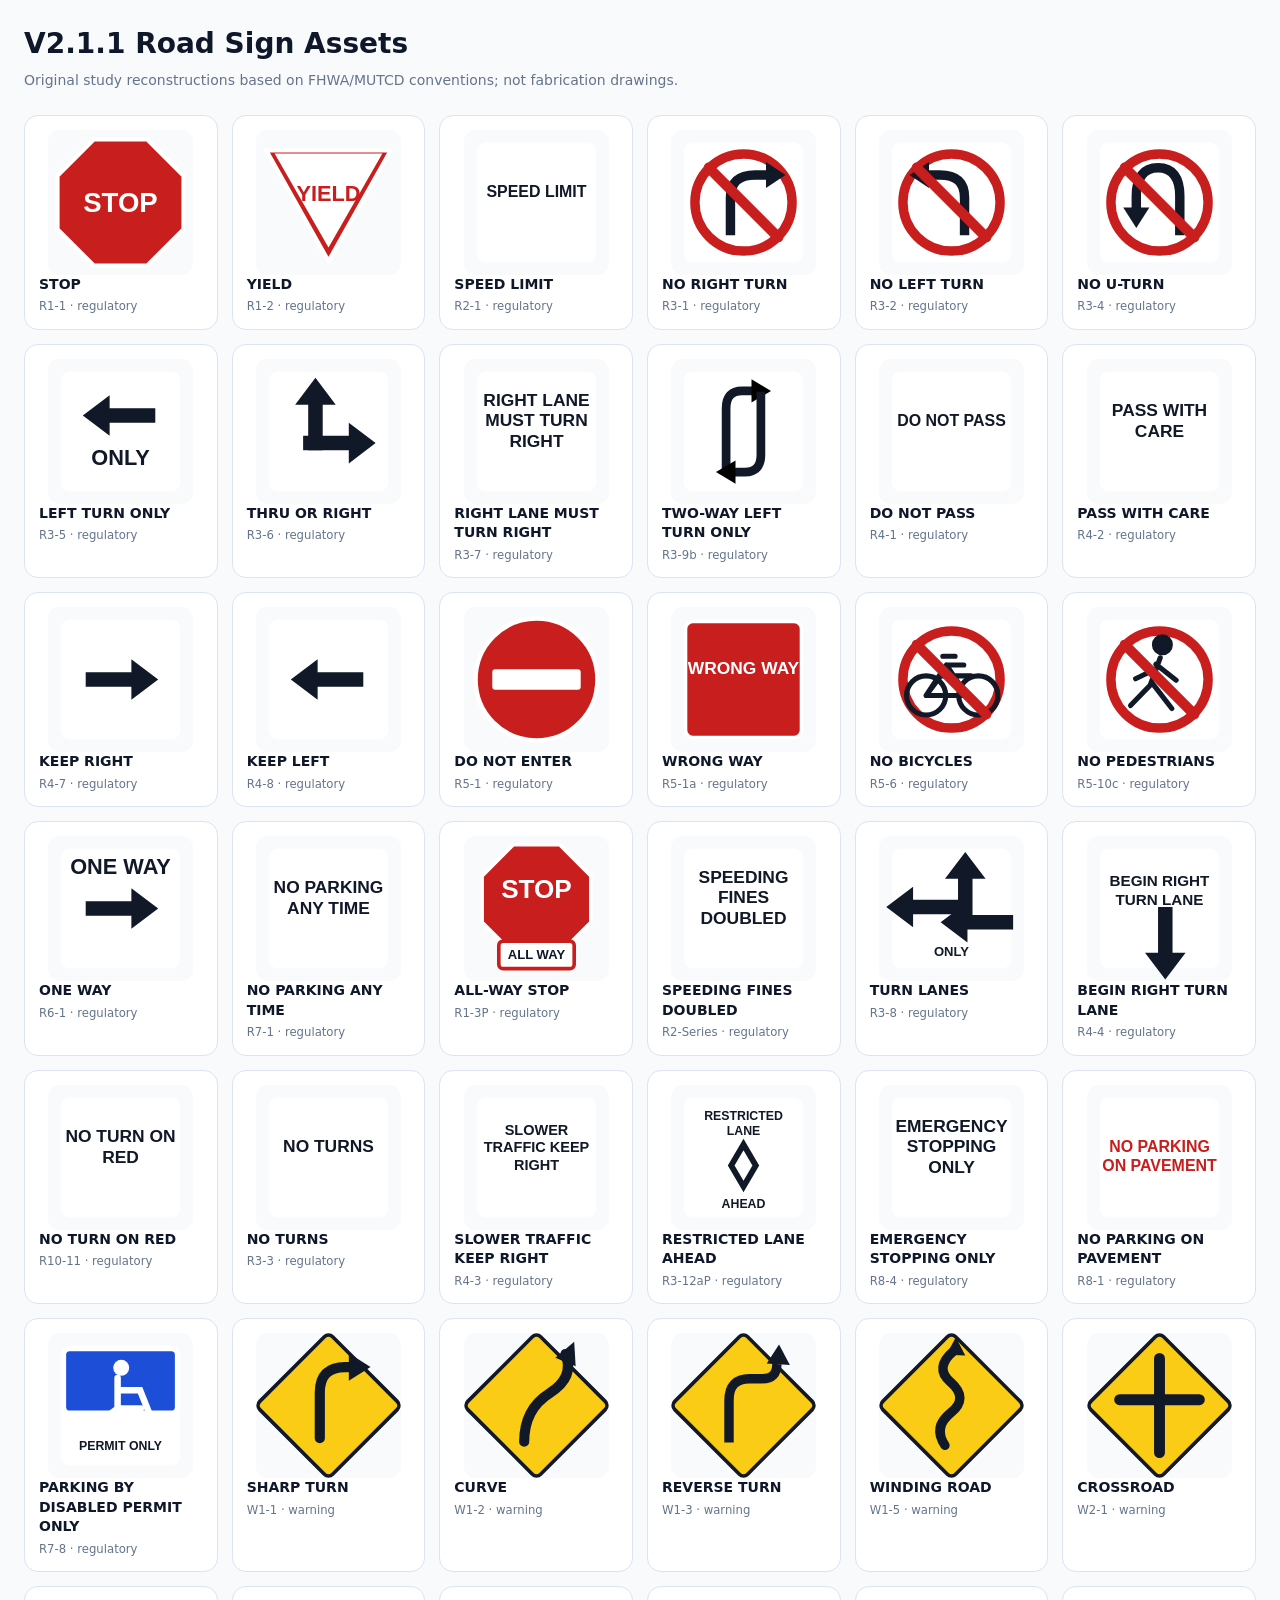
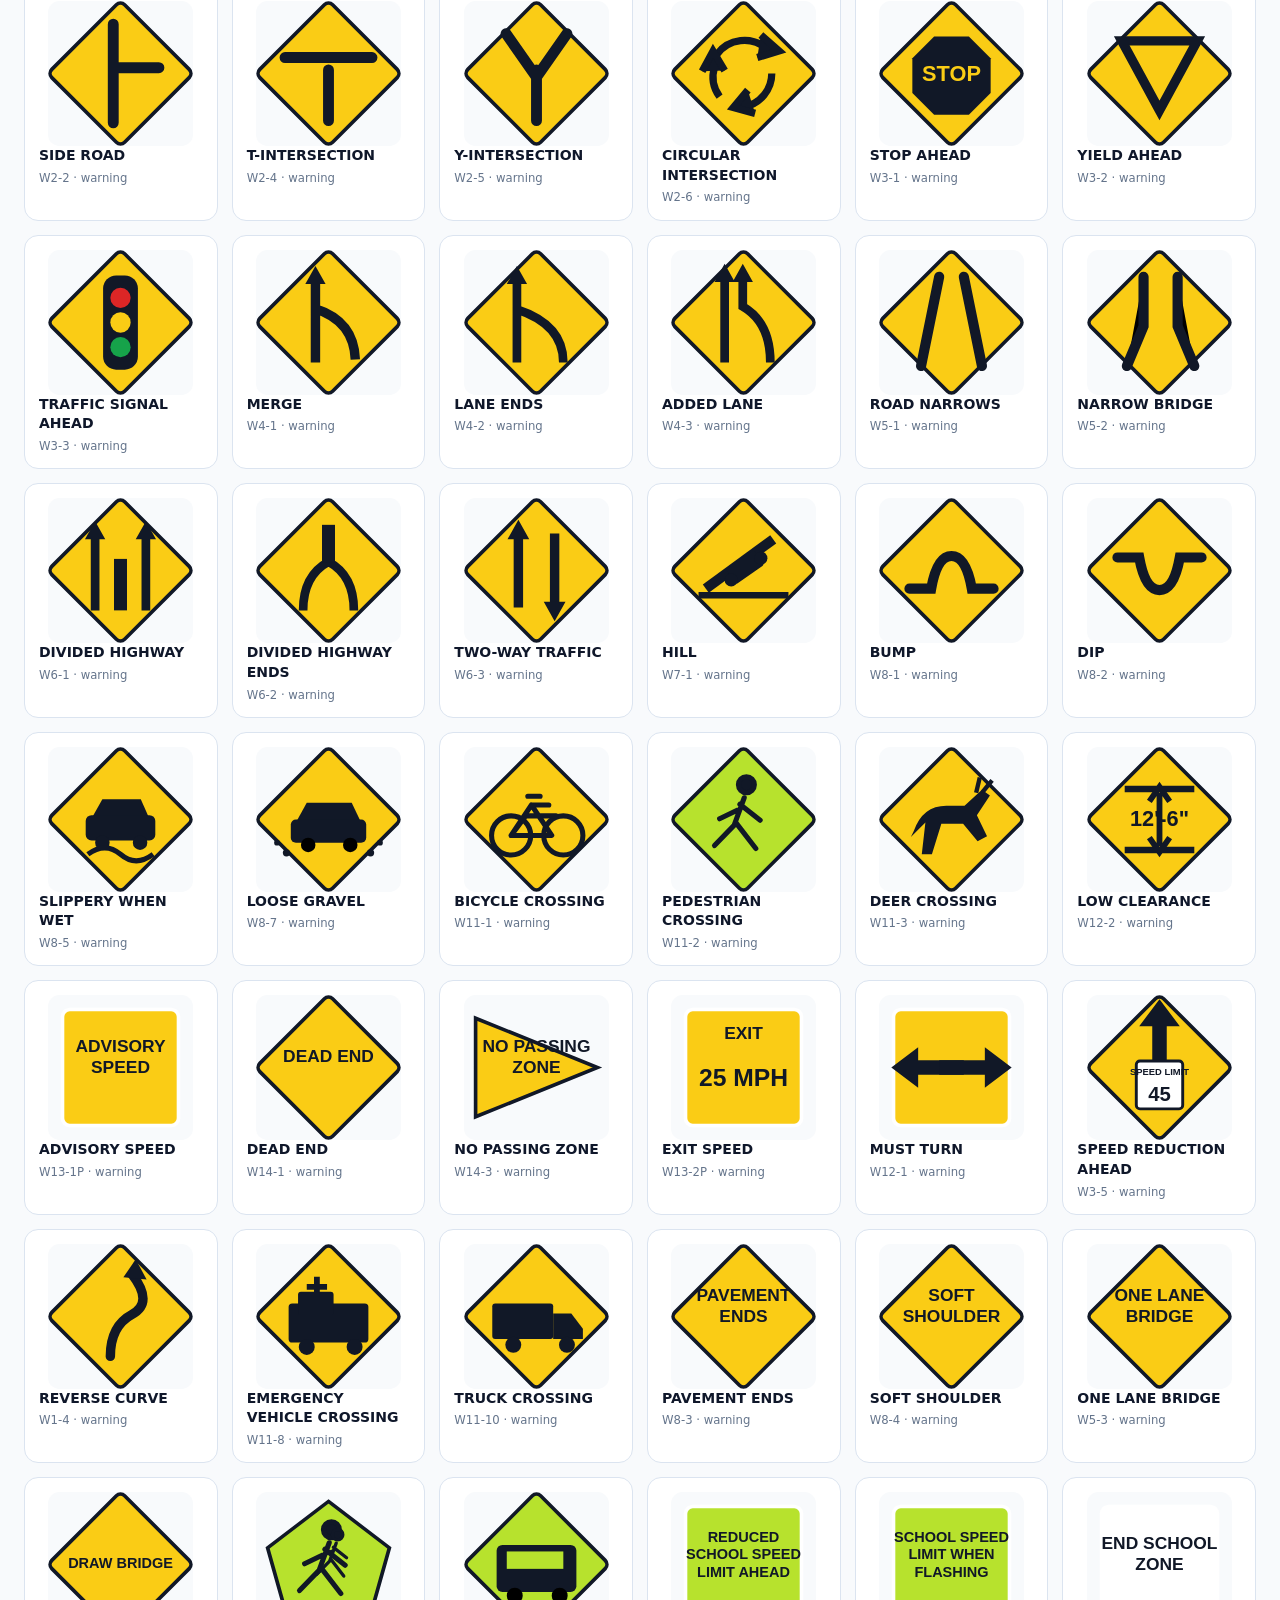
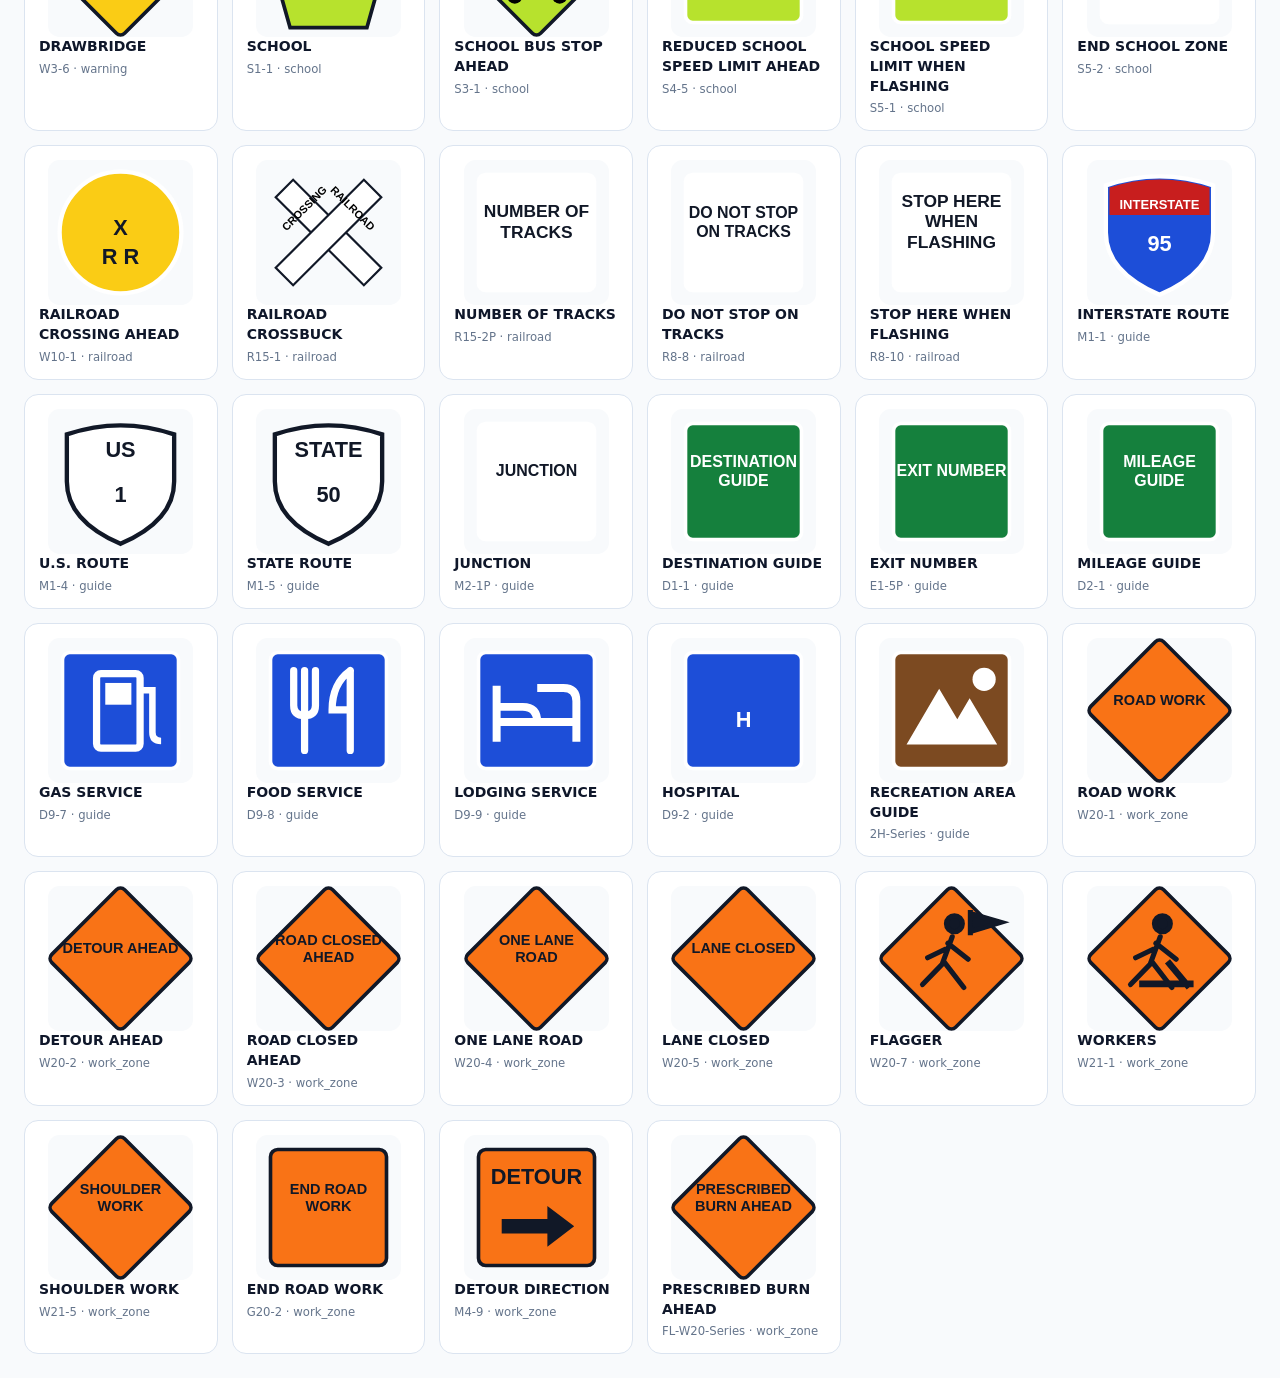
<file: scripts/sign-gallery.html>
<!doctype html>
<html lang="en">
<head>
  <meta charset="utf-8" />
  <meta name="viewport" content="width=device-width, initial-scale=1" />
  <title>V2.1.1 Sign Asset Gallery</title>
  <style>
    body { margin: 0; padding: 24px; color: #0f172a; background: #f8fafc; font: 14px/1.4 system-ui, sans-serif; }
    h1 { margin: 0 0 8px; }
    p { margin: 0 0 24px; color: #64748b; }
    main { display: grid; grid-template-columns: repeat(auto-fill, minmax(170px, 1fr)); gap: 14px; }
    article { padding: 14px; border: 1px solid #dbe4f0; border-radius: 14px; background: white; }
    img { display: block; width: 100%; height: 145px; object-fit: contain; }
    strong, small { display: block; }
    small { margin-top: 4px; color: #64748b; }
  </style>
</head>
<body>
  <h1>V2.1.1 Road Sign Assets</h1>
  <p>Original study reconstructions based on FHWA/MUTCD conventions; not fabrication drawings.</p>
  <main id="gallery"></main>
  <script src="../data/knowledge/signs.js"></script>
  <script>
    document.querySelector("#gallery").innerHTML = window.DMV_SIGN_KNOWLEDGE.map((sign) => `
      <article>
        <img src="../${sign.image}?v=2.1.2" alt="${sign.imageAlt}" />
        <strong>${sign.name.en}</strong>
        <small>${sign.designation} · ${sign.category}</small>
      </article>
    `).join("");
  </script>
</body>
</html>
</file>
